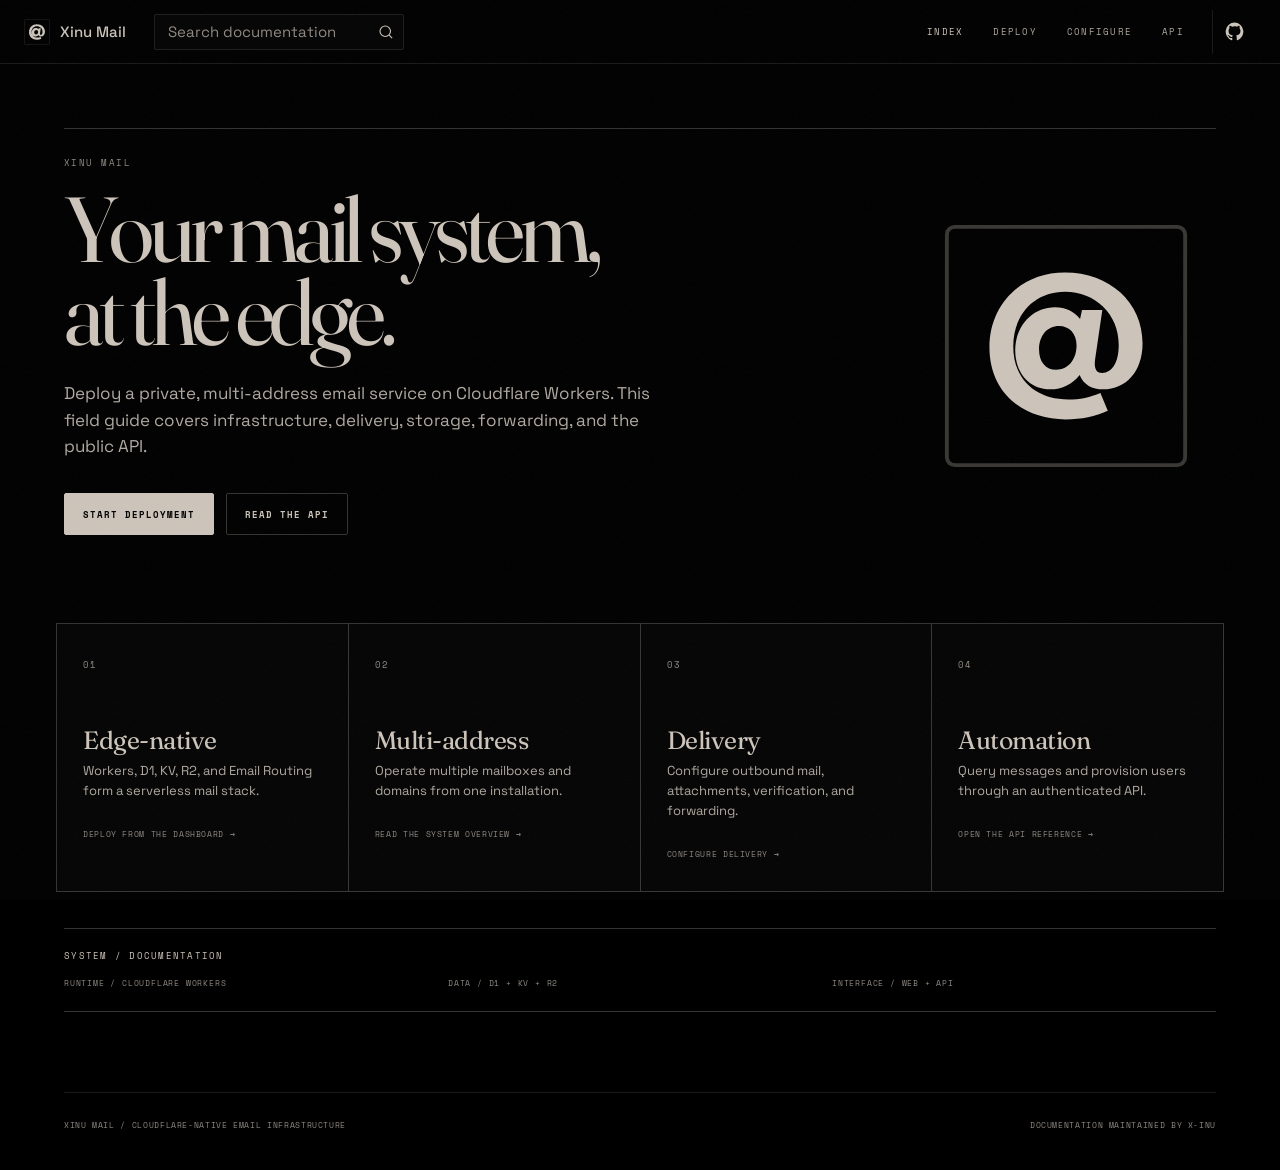
<file: index.html>
<!doctype html>
<html lang="en">
  <head>
    <meta charset="UTF-8">
    <meta name="viewport" content="width=device-width, initial-scale=1">
    <meta name="description" content="Deploy and operate Xinu Mail on Cloudflare Workers.">
    <meta name="theme-color" content="#000000">
    <title>Xinu Mail Documentation</title>
    <link rel="icon" type="image/svg+xml" href="/mail-mark.svg">
    <link rel="stylesheet" href="/style.css">
  </head>
  <body data-page="home">
    <a class="skip-link" href="#main">Skip to content</a>
    <header id="site-header"></header>
    <main id="main"></main>
    <footer id="site-footer"></footer>
    <script src="/app.js"></script>
  </body>
</html>
</file>
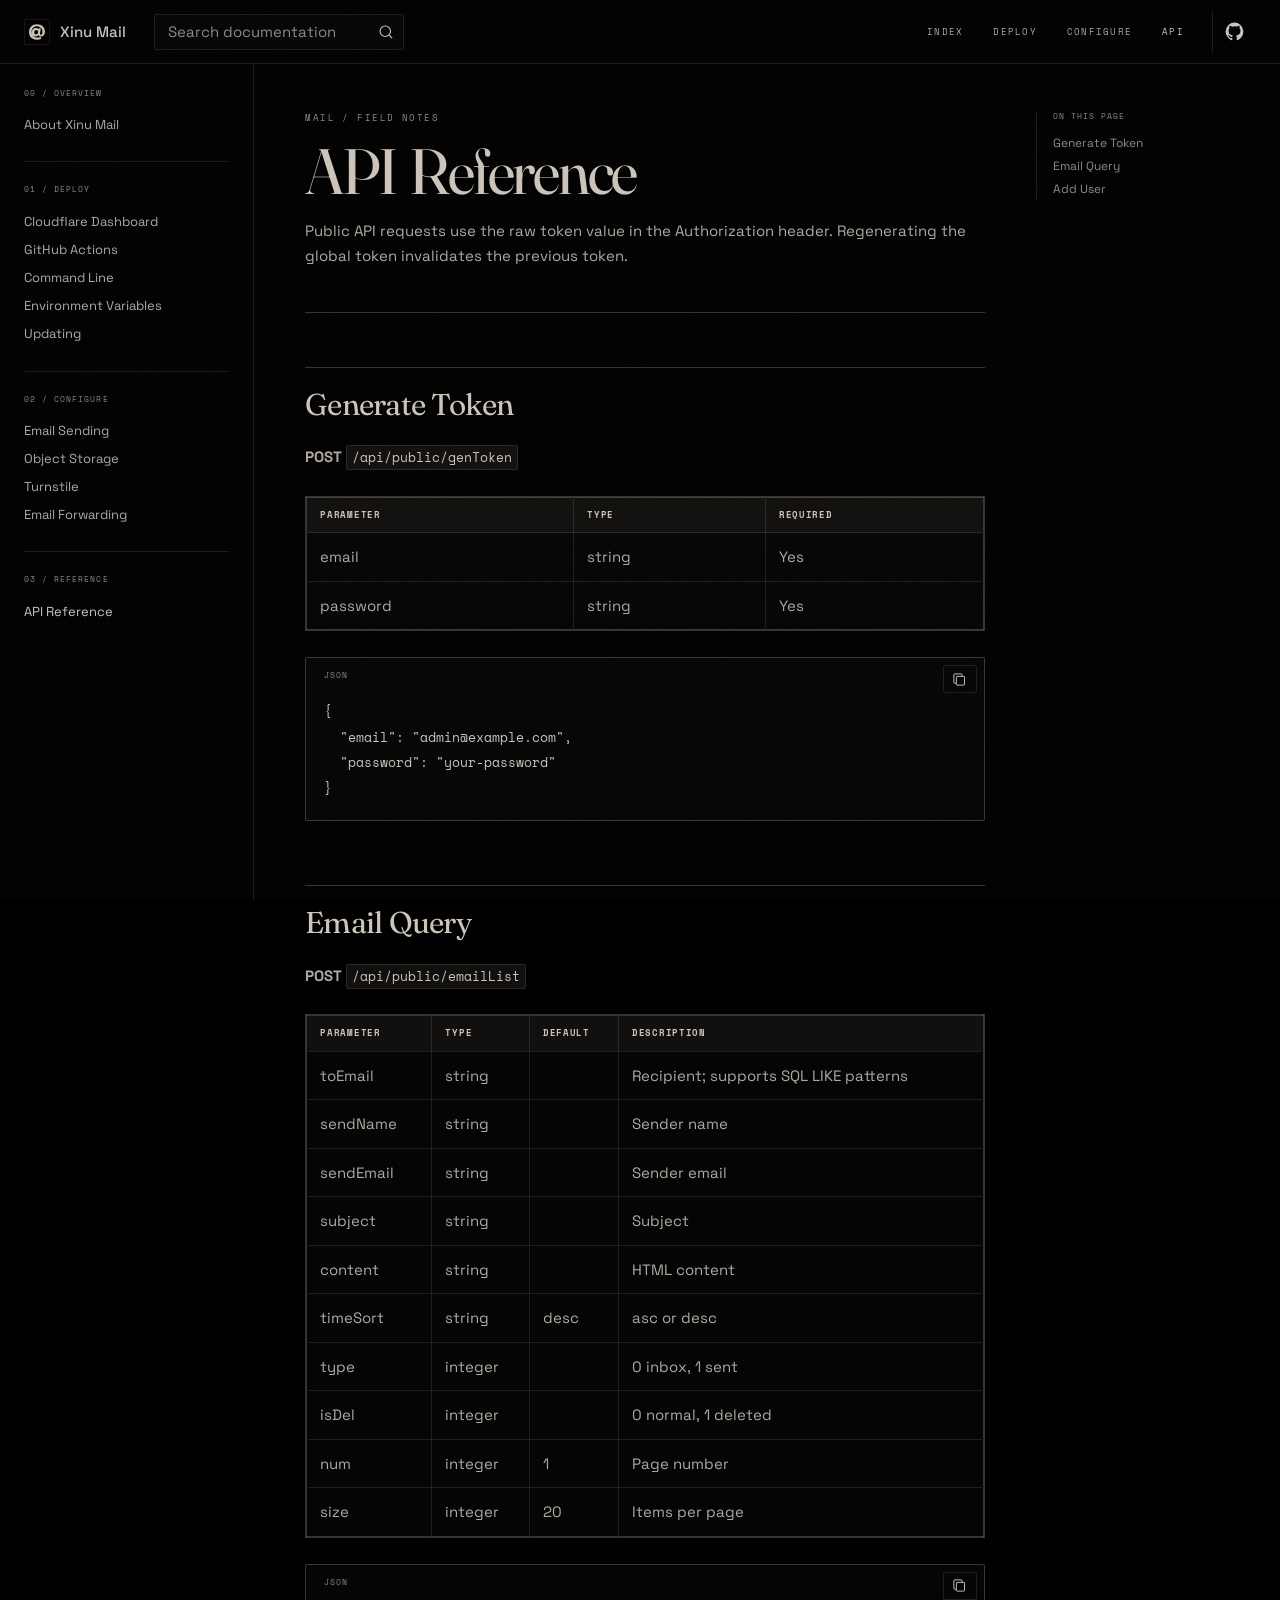
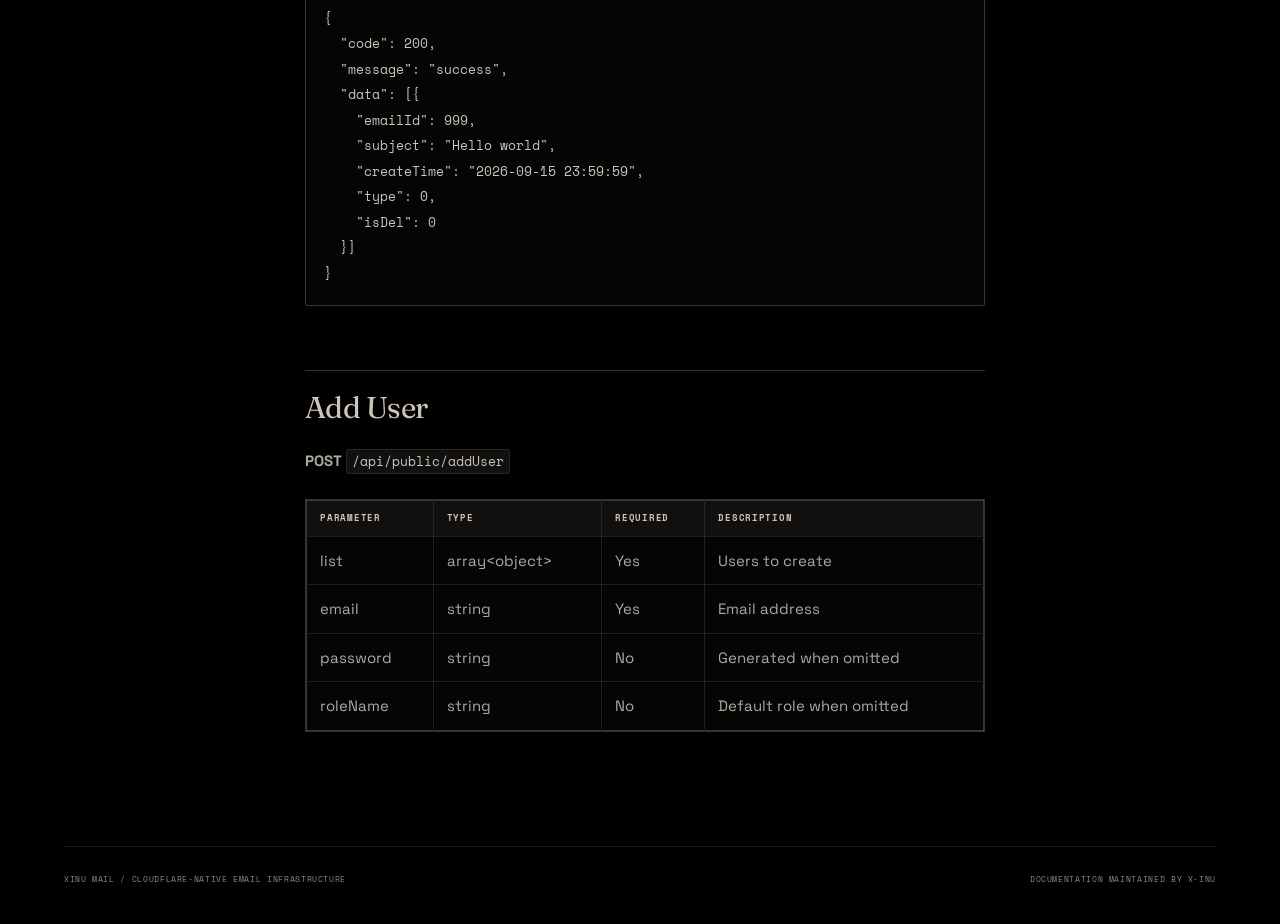
<file: api/api-doc/index.html>
<!doctype html><html lang="en"><head><meta charset="UTF-8"><meta name="viewport" content="width=device-width, initial-scale=1"><meta name="theme-color" content="#000000"><title>API Reference | Xinu Mail</title><link rel="icon" type="image/svg+xml" href="/mail-mark.svg"><link rel="stylesheet" href="/style.css"></head><body data-page="api"><a class="skip-link" href="#main">Skip to content</a><header id="site-header"></header><div class="docs-shell"><aside id="sidebar"></aside><main id="main" class="doc-main"></main><aside id="outline"></aside></div><footer id="site-footer"></footer><script src="/app.js"></script></body></html>
</file>
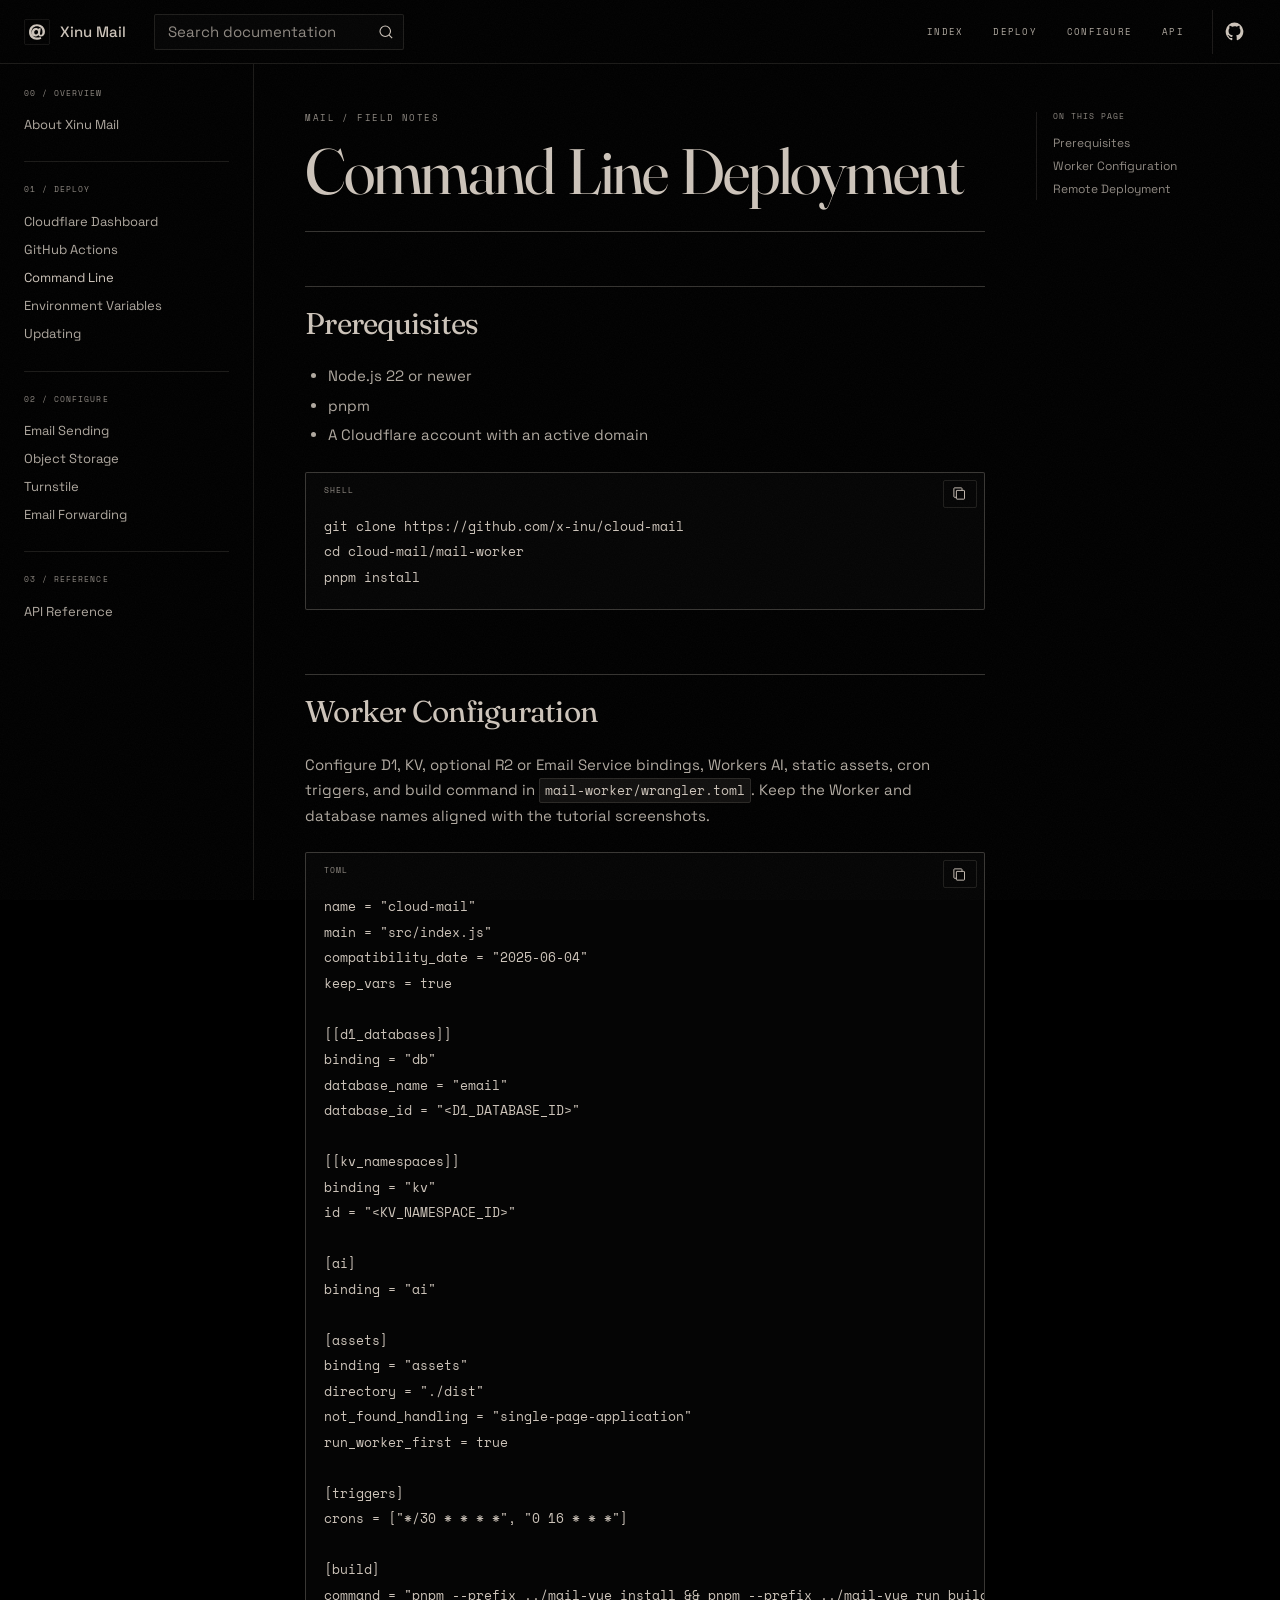
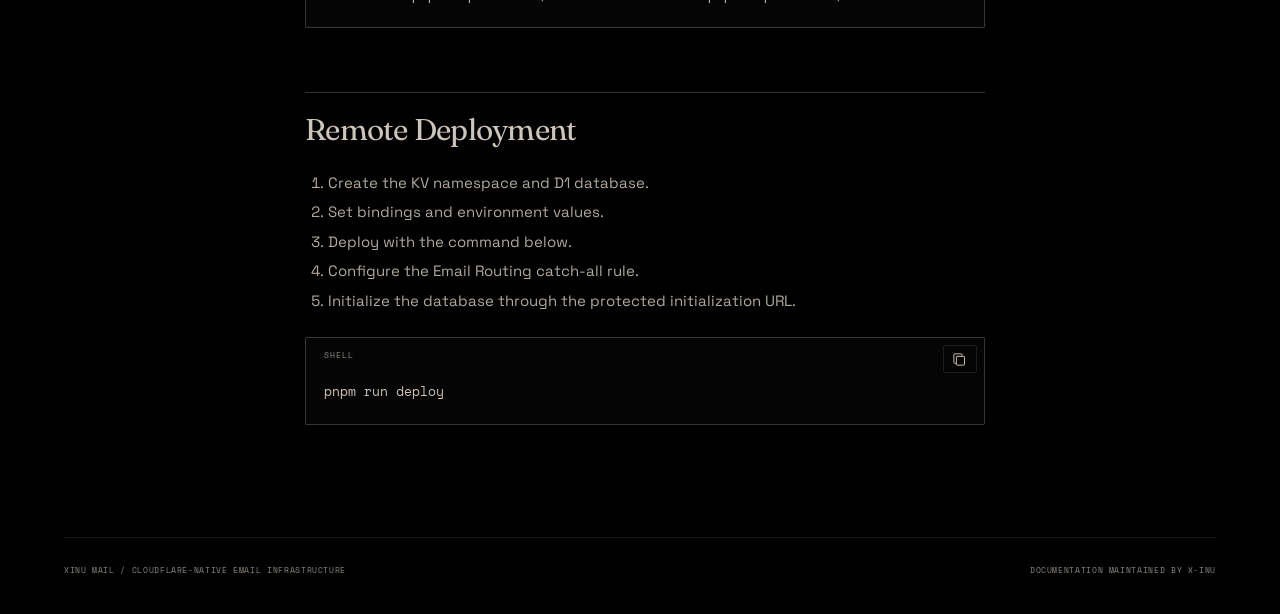
<file: guide/command/index.html>
<!doctype html><html lang="en"><head><meta charset="UTF-8"><meta name="viewport" content="width=device-width, initial-scale=1"><meta name="theme-color" content="#000000"><title>Command Line | Xinu Mail</title><link rel="icon" type="image/svg+xml" href="/mail-mark.svg"><link rel="stylesheet" href="/style.css"></head><body data-page="command"><a class="skip-link" href="#main">Skip to content</a><header id="site-header"></header><div class="docs-shell"><aside id="sidebar"></aside><main id="main" class="doc-main"></main><aside id="outline"></aside></div><footer id="site-footer"></footer><script src="/app.js"></script></body></html>
</file>
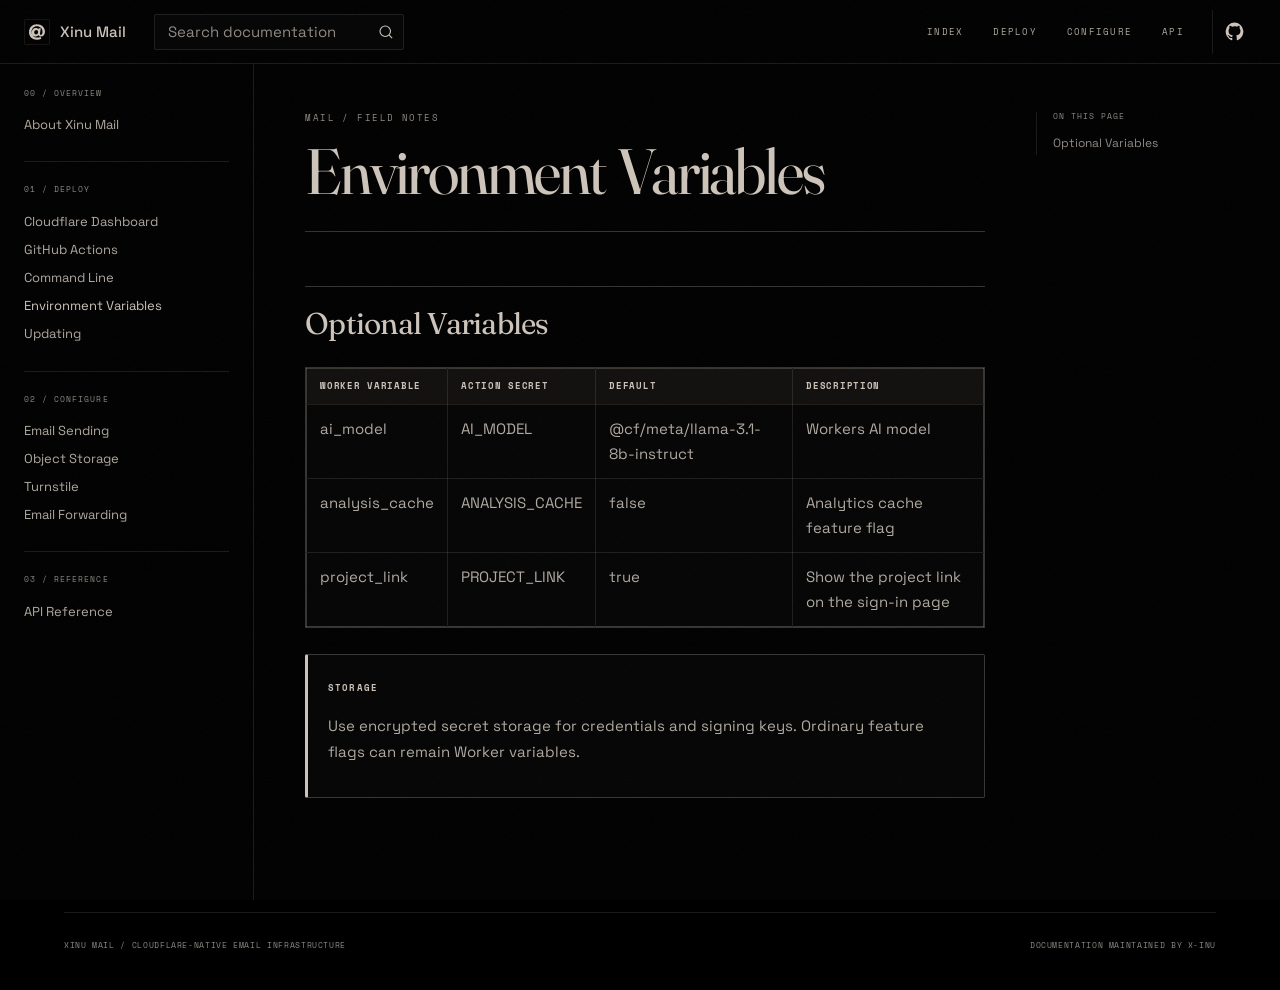
<file: guide/environment/index.html>
<!doctype html><html lang="en"><head><meta charset="UTF-8"><meta name="viewport" content="width=device-width, initial-scale=1"><meta name="theme-color" content="#000000"><title>Environment Variables | Xinu Mail</title><link rel="icon" type="image/svg+xml" href="/mail-mark.svg"><link rel="stylesheet" href="/style.css"></head><body data-page="environment"><a class="skip-link" href="#main">Skip to content</a><header id="site-header"></header><div class="docs-shell"><aside id="sidebar"></aside><main id="main" class="doc-main"></main><aside id="outline"></aside></div><footer id="site-footer"></footer><script src="/app.js"></script></body></html>
</file>
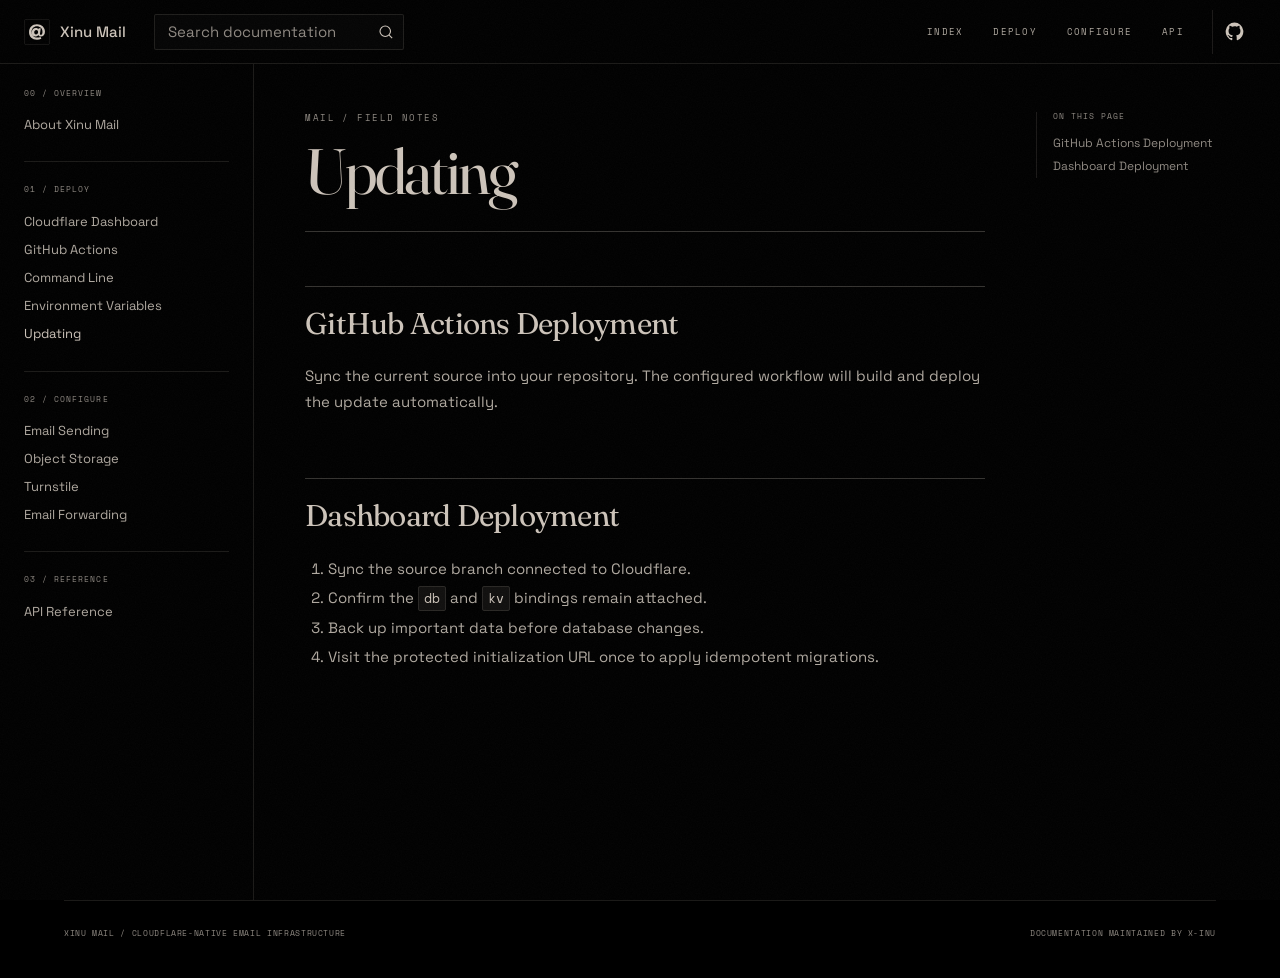
<file: guide/update/index.html>
<!doctype html><html lang="en"><head><meta charset="UTF-8"><meta name="viewport" content="width=device-width, initial-scale=1"><meta name="theme-color" content="#000000"><title>Updating | Xinu Mail</title><link rel="icon" type="image/svg+xml" href="/mail-mark.svg"><link rel="stylesheet" href="/style.css"></head><body data-page="update"><a class="skip-link" href="#main">Skip to content</a><header id="site-header"></header><div class="docs-shell"><aside id="sidebar"></aside><main id="main" class="doc-main"></main><aside id="outline"></aside></div><footer id="site-footer"></footer><script src="/app.js"></script></body></html>
</file>
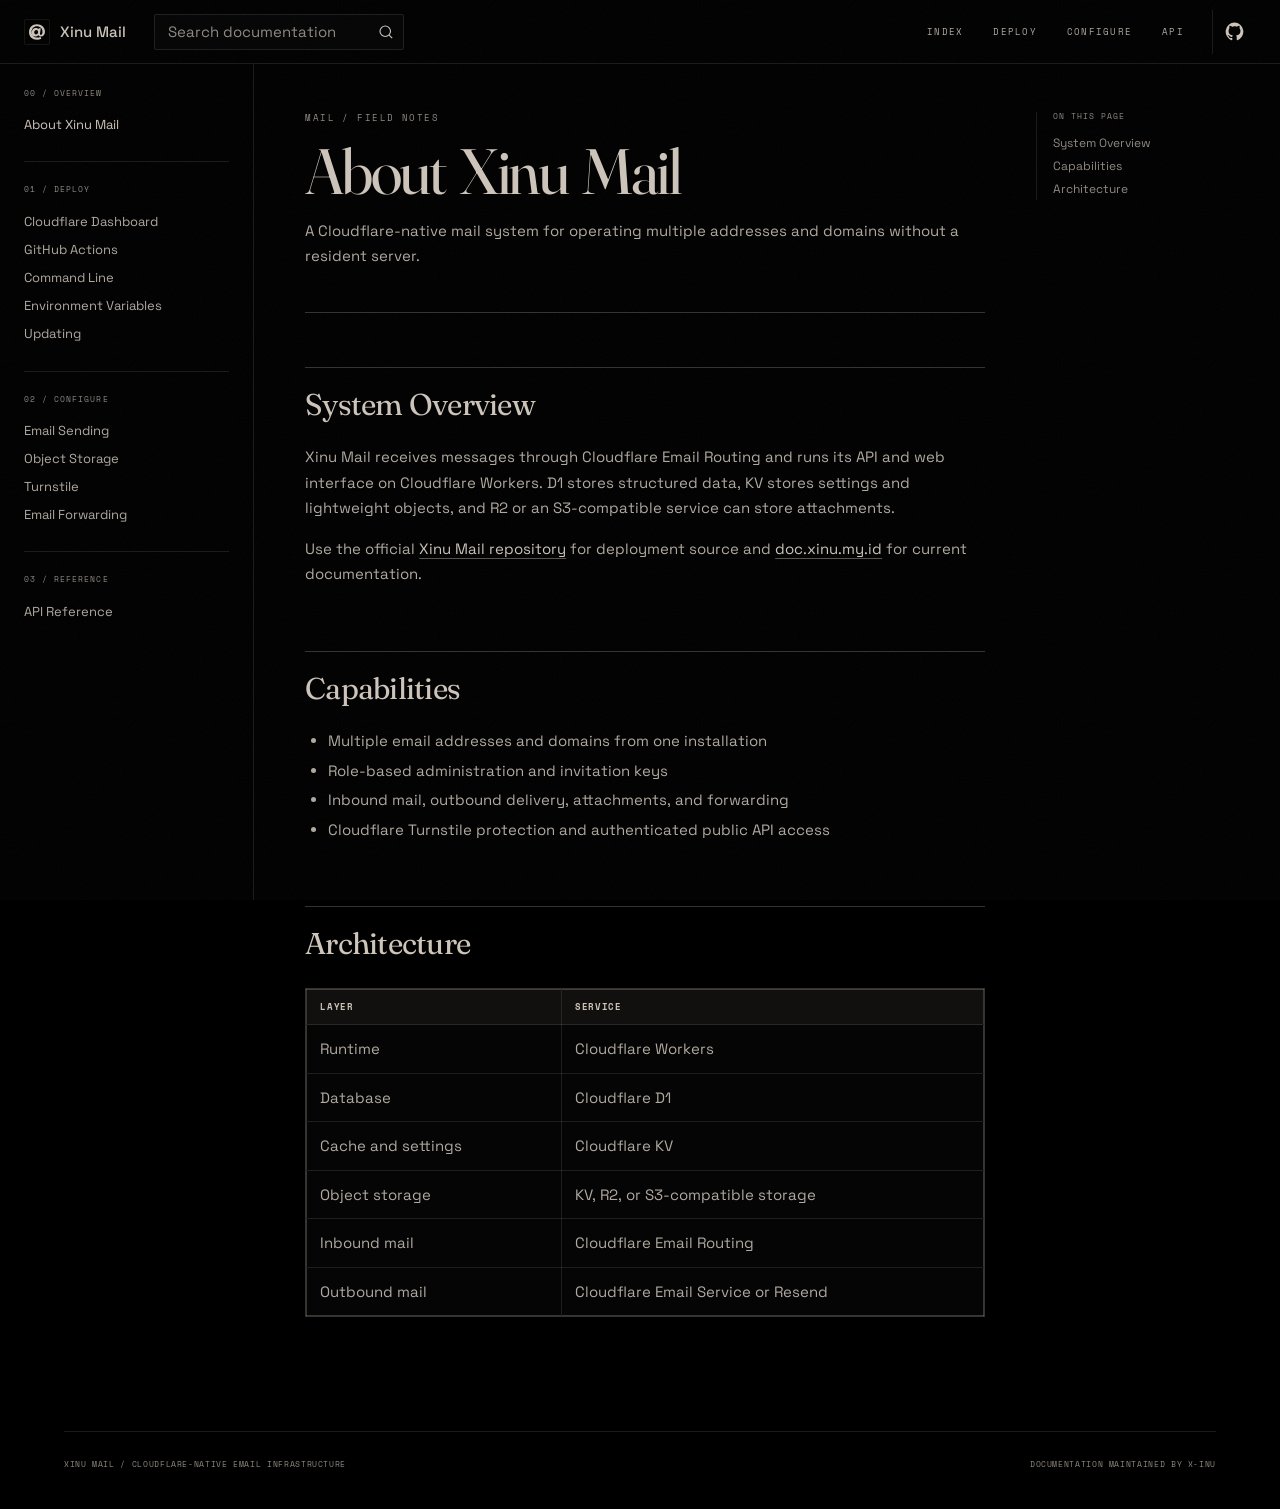
<file: preview/description/index.html>
<!doctype html><html lang="en"><head><meta charset="UTF-8"><meta name="viewport" content="width=device-width, initial-scale=1"><meta name="theme-color" content="#000000"><title>About Xinu Mail | Xinu Mail</title><link rel="icon" type="image/svg+xml" href="/mail-mark.svg"><link rel="stylesheet" href="/style.css"></head><body data-page="about"><a class="skip-link" href="#main">Skip to content</a><header id="site-header"></header><div class="docs-shell"><aside id="sidebar"></aside><main id="main" class="doc-main"></main><aside id="outline"></aside></div><footer id="site-footer"></footer><script src="/app.js"></script></body></html>
</file>
<file: style.css>
@import url('https://fonts.googleapis.com/css2?family=Fraunces:opsz,wght@9..144,300..700&family=Space+Grotesk:wght@300..700&family=Space+Mono:wght@400;700&display=swap');

:root {
  color-scheme: dark;
  --display: "Fraunces", ui-serif, Georgia, serif;
  --sans: "Space Grotesk", system-ui, sans-serif;
  --mono: "Space Mono", ui-monospace, monospace;
  --ink: #cdc4ba;
  --ink-dim: #b0a9a0;
  --ink-faint: #8f8982;
  --paper: #000;
  --surface: #050505;
  --surface-2: #11100f;
  --rule: rgba(205, 196, 186, .26);
  --rule-faint: rgba(205, 196, 186, .13);
  --rule-strong: rgba(205, 196, 186, .42);
  --move: 170ms;
  --ease: cubic-bezier(.215, .61, .355, 1);
}

* { box-sizing: border-box; scrollbar-color: var(--rule-strong) var(--paper); }
html { scroll-behavior: smooth; background: var(--paper); }
body { min-width: 280px; margin: 0; overflow-wrap: break-word; background: var(--paper); color: var(--ink-dim); font: 15px/1.7 var(--sans); -webkit-font-smoothing: antialiased; }
body::before { content: ""; position: fixed; inset: 0; z-index: 100; pointer-events: none; opacity: .042; background: url('/grain.svg') 0 0 / 180px 180px; }
a { color: inherit; touch-action: manipulation; }
button, input { font: inherit; touch-action: manipulation; }
img, svg { max-width: 100%; }
::selection { color: var(--paper); background: var(--ink); }
:focus-visible { outline: 1px solid var(--ink); outline-offset: 3px; }
.skip-link { position: fixed; top: 10px; left: 10px; z-index: 200; padding: 8px 12px; background: var(--ink); color: var(--paper); transform: translateY(-80px); }
.skip-link:focus { transform: none; }

.site-header { position: sticky; top: 0; z-index: 50; height: 64px; border-bottom: 1px solid var(--rule-faint); background: rgba(0, 0, 0, .96); }
.nav { width: min(1376px, calc(100% - 48px)); height: 100%; margin: auto; display: flex; align-items: center; gap: 28px; }
.brand { display: inline-flex; align-items: center; gap: 10px; color: var(--ink); text-decoration: none; font-size: 15px; font-weight: 500; white-space: nowrap; }
.brand img { width: 26px; height: 26px; }
.search { position: relative; width: min(250px, 25vw); min-width: 190px; margin-right: auto; }
.search input { width: 100%; height: 36px; padding: 0 34px 0 13px; border: 1px solid var(--rule-faint); border-radius: 2px; background: var(--surface); color: var(--ink); }
.search input::placeholder { color: var(--ink-faint); }
.search-toggle { position: absolute; top: 0; right: 0; z-index: 2; width: 36px; height: 36px; display: grid; place-items: center; padding: 0; border: 0; background: transparent; color: var(--ink); cursor: pointer; }
.search-toggle svg { width: 18px; height: 18px; }
.top-links { display: flex; align-items: center; gap: 30px; }
.top-links a, .menu-label { color: var(--ink-dim); text-decoration: none; font: 9px/1 var(--mono); letter-spacing: .14em; text-transform: uppercase; }
.top-links a:hover, .top-links a.active { color: var(--ink); }
.github { flex: 0 0 44px; display: grid; place-items: center; width: 44px; height: 44px; border-left: 1px solid var(--rule-faint); color: var(--ink); }
.github svg { width: 19px; height: 19px; }
.menu-button { display: none; width: 44px; height: 44px; margin-left: auto; border: 0; background: transparent; color: var(--ink); cursor: pointer; }
.menu-button svg { width: 22px; height: 22px; }
.search-results { position: absolute; top: 42px; left: 0; right: 0; z-index: 60; max-height: min(380px, calc(100vh - 88px)); overflow-y: auto; border: 1px solid var(--rule); background: var(--surface); }
.search-results[hidden] { display: none; }
.search-results a { display: block; padding: 11px 13px; border-bottom: 1px solid var(--rule-faint); color: var(--ink-dim); text-decoration: none; font-size: 13px; }
.search-results a:last-child { border-bottom: 0; }
.search-results a:hover { background: var(--surface-2); color: var(--ink); }

.home-hero { width: min(1152px, calc(100% - 48px)); margin: clamp(32px, 5vw, 64px) auto 0; padding: 28px 0 clamp(64px, 7vw, 88px); border-top: 1px solid var(--rule); display: grid; grid-template-columns: minmax(0, 1fr) minmax(220px, 300px); gap: clamp(40px, 6vw, 80px); }
.eyebrow { color: var(--ink-faint); font: 9px/1.4 var(--mono); letter-spacing: .16em; text-transform: uppercase; }
.hero-title { max-width: 760px; margin: 18px 0 25px; color: var(--ink); font: 400 clamp(52px, 7.2vw, 94px)/.91 var(--display); font-variation-settings: "opsz" 120; letter-spacing: -.055em; }
.hero-copy { max-width: 620px; margin: 0; color: var(--ink-dim); font-size: 17px; line-height: 1.55; }
.hero-actions { display: flex; gap: 12px; margin-top: 34px; }
.button { min-height: 42px; display: inline-flex; align-items: center; padding: 0 18px; border: 1px solid var(--rule); border-radius: 2px; color: var(--ink); text-decoration: none; font: 700 9px/1 var(--mono); letter-spacing: .11em; text-transform: uppercase; transition: background var(--move) var(--ease), border-color var(--move) var(--ease); }
.button.primary { border-color: var(--ink); background: var(--ink); color: var(--paper); }
.button:hover { border-color: var(--rule-strong); background: var(--surface-2); }
.button.primary:hover { background: var(--ink-dim); }
.hero-mark { width: min(250px, 100%); height: auto; aspect-ratio: 1; place-self: center; }
.feature-grid { width: min(1168px, calc(100% - 48px)); margin: 0 auto 36px; display: grid; grid-template-columns: repeat(4, 1fr); border-top: 1px solid var(--rule); border-left: 1px solid var(--rule); }
.feature { min-height: 255px; padding: 26px; border-right: 1px solid var(--rule); border-bottom: 1px solid var(--rule); background: var(--surface); color: var(--ink-dim); text-decoration: none; transition: background var(--move) var(--ease); }
.feature:hover { background: var(--surface-2); }
.feature-index { color: var(--ink-faint); font: 9px/1 var(--mono); letter-spacing: .12em; }
.feature h2 { margin: 50px 0 6px; color: var(--ink); font: 400 25px/1.15 var(--display); letter-spacing: -.02em; }
.feature p { margin: 0 0 18px; font-size: 13px; line-height: 1.55; }
.feature span:last-child { color: var(--ink-faint); font: 8px/1.4 var(--mono); letter-spacing: .08em; text-transform: uppercase; }
.system-strip { width: min(1152px, calc(100% - 48px)); margin: 0 auto 80px; padding: 22px 0; border-top: 1px solid var(--rule); border-bottom: 1px solid var(--rule); }
.system-strip strong { display: block; margin-bottom: 18px; color: var(--ink); font: 400 9px/1 var(--mono); letter-spacing: .14em; }
.system-meta { display: grid; grid-template-columns: repeat(3, 1fr); color: var(--ink-faint); font: 8px/1.4 var(--mono); letter-spacing: .1em; }

.docs-shell { width: min(1440px, 100%); min-height: calc(100vh - 64px); margin: 0 auto; padding: 0 24px; display: grid; grid-template-columns: 230px minmax(0, 820px) 220px; justify-content: center; gap: clamp(32px, 4vw, 56px); }
#sidebar { position: sticky; top: 64px; height: calc(100vh - 64px); padding: 24px 24px 50px 0; overflow-y: auto; border-right: 1px solid var(--rule-faint); }
.nav-group { padding: 0 0 22px; margin-bottom: 22px; border-bottom: 1px solid var(--rule-faint); }
.nav-group:last-child { border-bottom: 0; }
.nav-group h2 { margin: 0 0 12px; color: var(--ink-faint); font: 400 8px/1.4 var(--mono); letter-spacing: .13em; text-transform: uppercase; }
.nav-group a { position: relative; display: block; padding: 5px 0; color: var(--ink-dim); text-decoration: none; font-size: 13px; line-height: 1.4; }
.nav-group a:hover, .nav-group a.active { color: var(--ink); }
.nav-group a.active::before { content: ""; position: absolute; top: 13px; left: -15px; width: 5px; height: 5px; background: var(--ink); }
.doc-main { min-width: 0; max-width: 820px; padding: 48px 0 88px; }
.doc-head { margin-bottom: 54px; padding-bottom: 28px; border-bottom: 1px solid var(--rule); }
.doc-head h1 { max-width: 760px; margin: 14px 0 0; color: var(--ink); font: 400 clamp(42px, 5vw, 64px)/1 var(--display); font-variation-settings: "opsz" 100; letter-spacing: -.035em; word-spacing: .08em; }
.doc-section { margin-top: 64px; padding-top: 20px; border-top: 1px solid var(--rule); }
.doc-section:first-of-type { margin-top: 0; }
.doc-section h2 { margin: 0 0 22px; color: var(--ink); font: 400 30px/1.15 var(--display); letter-spacing: -.025em; }
.doc-section h3 { margin: 34px 0 12px; color: var(--ink); font: 400 21px/1.25 var(--display); }
.doc-main p, .doc-main li { max-width: 760px; }
.doc-main ol, .doc-main ul { margin: 18px 0; padding-left: 1.55em; }
.doc-main li + li { margin-top: 4px; }
.doc-main a { color: var(--ink); text-decoration-color: var(--rule-strong); text-underline-offset: 4px; }
.doc-main a:hover { text-decoration-color: var(--ink); }
.tutorial-shot { margin: 26px 0 38px; }
.tutorial-shot a { position: relative; display: block; border: 1px solid var(--rule); border-radius: 2px; background: var(--surface); text-decoration: none; }
.tutorial-shot img { display: block; width: 100%; height: auto; margin: 0; padding: 5px; border: 0; border-radius: 2px; background: var(--surface); }
.tutorial-shot span { position: absolute; right: 10px; bottom: 10px; padding: 6px 8px; border: 1px solid var(--rule); background: rgba(0, 0, 0, .88); color: var(--ink); font: 700 8px/1 var(--mono); letter-spacing: .08em; text-transform: uppercase; opacity: 0; transition: opacity var(--move) var(--ease); }
.tutorial-shot a:hover span, .tutorial-shot a:focus-visible span { opacity: 1; }
.notice { margin: 26px 0; padding: 18px 20px; border: 1px solid var(--rule); border-left: 3px solid var(--ink); border-radius: 2px; background: var(--surface); }
.notice strong { color: var(--ink); font: 700 9px/1 var(--mono); letter-spacing: .12em; text-transform: uppercase; }
.table-wrap { width: 100%; margin: 26px 0; overflow-x: auto; overscroll-behavior-inline: contain; border: 1px solid var(--rule); }
table { width: 100%; border-collapse: collapse; border: 1px solid var(--rule); background: var(--surface); }
th, td { padding: 11px 13px; border-right: 1px solid var(--rule-faint); border-bottom: 1px solid var(--rule-faint); text-align: left; vertical-align: top; }
th { background: var(--surface-2); color: var(--ink); font: 700 9px/1.4 var(--mono); letter-spacing: .08em; text-transform: uppercase; }
tr:last-child td { border-bottom: 0; }
th:last-child, td:last-child { border-right: 0; }
code { padding: 2px 5px; border: 1px solid var(--rule-faint); border-radius: 2px; background: var(--surface-2); color: var(--ink); font: .86em/1.5 var(--mono); }
.code-block { position: relative; margin: 24px 0; border: 1px solid var(--rule); border-radius: 2px; background: var(--surface); }
.code-block pre { margin: 0; padding: 42px 18px 18px; overflow-x: auto; overscroll-behavior-inline: contain; }
.code-block pre code { padding: 0; border: 0; background: transparent; }
.code-label { position: absolute; top: 13px; left: 18px; color: var(--ink-faint); font: 8px/1 var(--mono); letter-spacing: .12em; text-transform: uppercase; }
.copy-button { position: absolute; top: 7px; right: 7px; width: 34px; height: 28px; display: grid; place-items: center; border: 1px solid var(--rule-faint); border-radius: 2px; background: transparent; color: var(--ink); cursor: pointer; }
.copy-button:hover { background: var(--surface-2); }
.copy-button svg { width: 15px; height: 15px; }
#outline { position: sticky; top: 64px; height: max-content; margin-top: 48px; padding-left: 16px; border-left: 1px solid var(--rule-faint); }
#outline h2 { margin: 0 0 12px; color: var(--ink-faint); font: 400 8px/1 var(--mono); letter-spacing: .13em; text-transform: uppercase; }
#outline a { display: block; padding: 3px 0; color: var(--ink-faint); text-decoration: none; font-size: 12px; line-height: 1.4; }
#outline a:hover { color: var(--ink); }
.site-footer { width: min(1152px, calc(100% - 48px)); margin: auto; padding: 26px 0 38px; border-top: 1px solid var(--rule-faint); display: flex; justify-content: space-between; gap: 20px; color: var(--ink-faint); font: 8px/1.6 var(--mono); letter-spacing: .08em; text-transform: uppercase; }

@media (max-width: 1100px) {
  .docs-shell { grid-template-columns: 210px minmax(0, 760px); gap: 32px; }
  #outline { display: none; }
  .feature-grid { grid-template-columns: repeat(2, 1fr); }
}

@media (max-width: 900px) {
  .nav { gap: 18px; }
  .top-links, .github { display: none; }
  .search { min-width: 170px; }
  .docs-shell { display: block; padding: 0 clamp(24px, 6vw, 56px); }
  #sidebar { position: fixed; top: 64px; left: 0; z-index: 40; width: min(340px, 88vw); height: calc(100dvh - 64px); padding: 28px 28px 56px; overflow-y: auto; border-right: 1px solid var(--rule); background: var(--paper); transform: translateX(-102%); transition: transform var(--move) var(--ease); }
  body.menu-open { overflow: hidden; }
  body.menu-open::after { content: ""; position: fixed; inset: 64px 0 0; z-index: 35; background: rgba(0, 0, 0, .68); }
  body.menu-open #sidebar { transform: none; }
  .menu-button { display: grid; place-items: center; }
  .doc-main { max-width: 760px; margin: 0 auto; }
}

@media (max-width: 700px) {
  .site-header { height: 64px; }
  .nav { width: calc(100% - 32px); gap: 16px; }
  .brand { margin-right: auto; }
  .search { position: static; width: 44px; min-width: 44px; margin: 0; }
  .search-toggle { position: static; width: 44px; height: 44px; }
  .search input { position: fixed; top: 76px; left: 16px; z-index: 60; width: calc(100vw - 32px); height: 46px; padding-right: 14px; opacity: 0; pointer-events: none; transform: translateY(-8px); transition: opacity var(--move) var(--ease), transform var(--move) var(--ease); }
  .search.open input { opacity: 1; pointer-events: auto; transform: none; }
  .search-results { position: fixed; top: 128px; right: 16px; left: 16px; max-height: calc(100dvh - 144px); }
  .home-hero { width: calc(100% - 40px); margin-top: 24px; padding: 26px 0 64px; grid-template-columns: 1fr; gap: 36px; }
  .hero-mark { grid-row: 1; width: 112px; height: 112px; justify-self: start; }
  .hero-content { grid-row: 2; text-align: center; }
  .hero-title { font-size: clamp(46px, 15vw, 68px); }
  .hero-copy { font-size: 15px; }
  .hero-actions { justify-content: center; }
  .feature-grid { width: calc(100% - 24px); grid-template-columns: 1fr; }
  .feature { min-height: 225px; }
  .system-strip { width: calc(100% - 40px); }
  .system-meta { grid-template-columns: 1fr; gap: 10px; }
  .docs-shell { padding: 0 24px; }
  .doc-main { padding: 48px 0 72px; }
  .doc-head { margin-bottom: 52px; }
  .doc-head h1 { font-size: 40px; }
  .doc-section { margin-top: 52px; }
  .doc-section h2 { font-size: 27px; }
  .site-footer { width: calc(100% - 48px); flex-direction: column; }
}

@media (max-width: 430px) {
  body { font-size: 15px; }
  .nav { width: calc(100% - 24px); gap: 8px; }
  .brand { gap: 8px; font-size: 14px; }
  .brand img { width: 24px; height: 24px; }
  .home-hero { width: calc(100% - 32px); gap: 32px; padding-bottom: 56px; }
  .hero-title { font-size: clamp(42px, 14vw, 58px); line-height: .94; }
  .hero-copy { line-height: 1.6; }
  .hero-actions { flex-direction: column; }
  .button { min-height: 46px; justify-content: center; }
  .feature-grid { width: calc(100% - 24px); }
  .feature { min-height: 206px; padding: 24px; }
  .feature h2 { margin-top: 40px; }
  .system-strip { width: calc(100% - 32px); }
  .docs-shell { padding: 0 20px; }
  .doc-main { padding-top: 40px; }
  .doc-head { margin-bottom: 44px; padding-bottom: 24px; }
  .doc-head h1 { font-size: clamp(36px, 11.5vw, 44px); line-height: 1.02; word-spacing: 0; }
  .doc-section { margin-top: 44px; padding-top: 18px; }
  .doc-section h2 { font-size: 26px; }
  .doc-main ol, .doc-main ul { padding-left: 1.3em; }
  .tutorial-shot { margin: 22px 0 32px; }
  .tutorial-shot img { padding: 3px; }
  .tutorial-shot span { display: none; }
  .notice { padding: 16px; }
  .table-wrap { position: relative; margin-right: -20px; width: calc(100% + 20px); border-right: 0; }
  .table-wrap::after { content: "Swipe table →"; position: sticky; right: 8px; bottom: 8px; float: right; margin: -28px 8px 8px 0; padding: 5px 7px; background: rgba(0, 0, 0, .9); color: var(--ink-faint); font: 700 7px/1 var(--mono); letter-spacing: .08em; text-transform: uppercase; pointer-events: none; }
  table { min-width: 500px; }
  .code-block { margin-right: -20px; border-right: 0; }
  .code-block pre { padding-right: 20px; font-size: 12px; }
  .site-footer { width: calc(100% - 40px); }
}

@media (max-width: 430px) {
  .table-wrap:has(table th:nth-child(-n + 3):last-child) { margin-right: 0; width: 100%; border-right: 1px solid var(--rule); }
  .table-wrap:has(table th:nth-child(-n + 3):last-child)::after { display: none; }
  .table-wrap:has(table th:nth-child(-n + 3):last-child) table { min-width: 0; table-layout: fixed; }
  .table-wrap:has(table th:nth-child(-n + 3):last-child) th,
  .table-wrap:has(table th:nth-child(-n + 3):last-child) td { padding: 10px; white-space: normal; overflow-wrap: anywhere; }
}

@media (max-width: 340px) {
  .brand span { max-width: 80px; overflow: hidden; text-overflow: ellipsis; }
  .hero-title { font-size: 41px; }
  .doc-head h1 { font-size: 35px; }
}

@media (max-height: 500px) and (orientation: landscape) {
  #sidebar { padding-top: 18px; }
  .doc-main { padding-top: 32px; }
  .doc-head { margin-bottom: 36px; }
  .doc-section { margin-top: 36px; }
}

@media (prefers-reduced-motion: reduce) {
  *, *::before, *::after { scroll-behavior: auto !important; transition-duration: .001ms !important; animation-duration: .001ms !important; }
}

@media (forced-colors: active), print { body::before { display: none; } }
</file>
